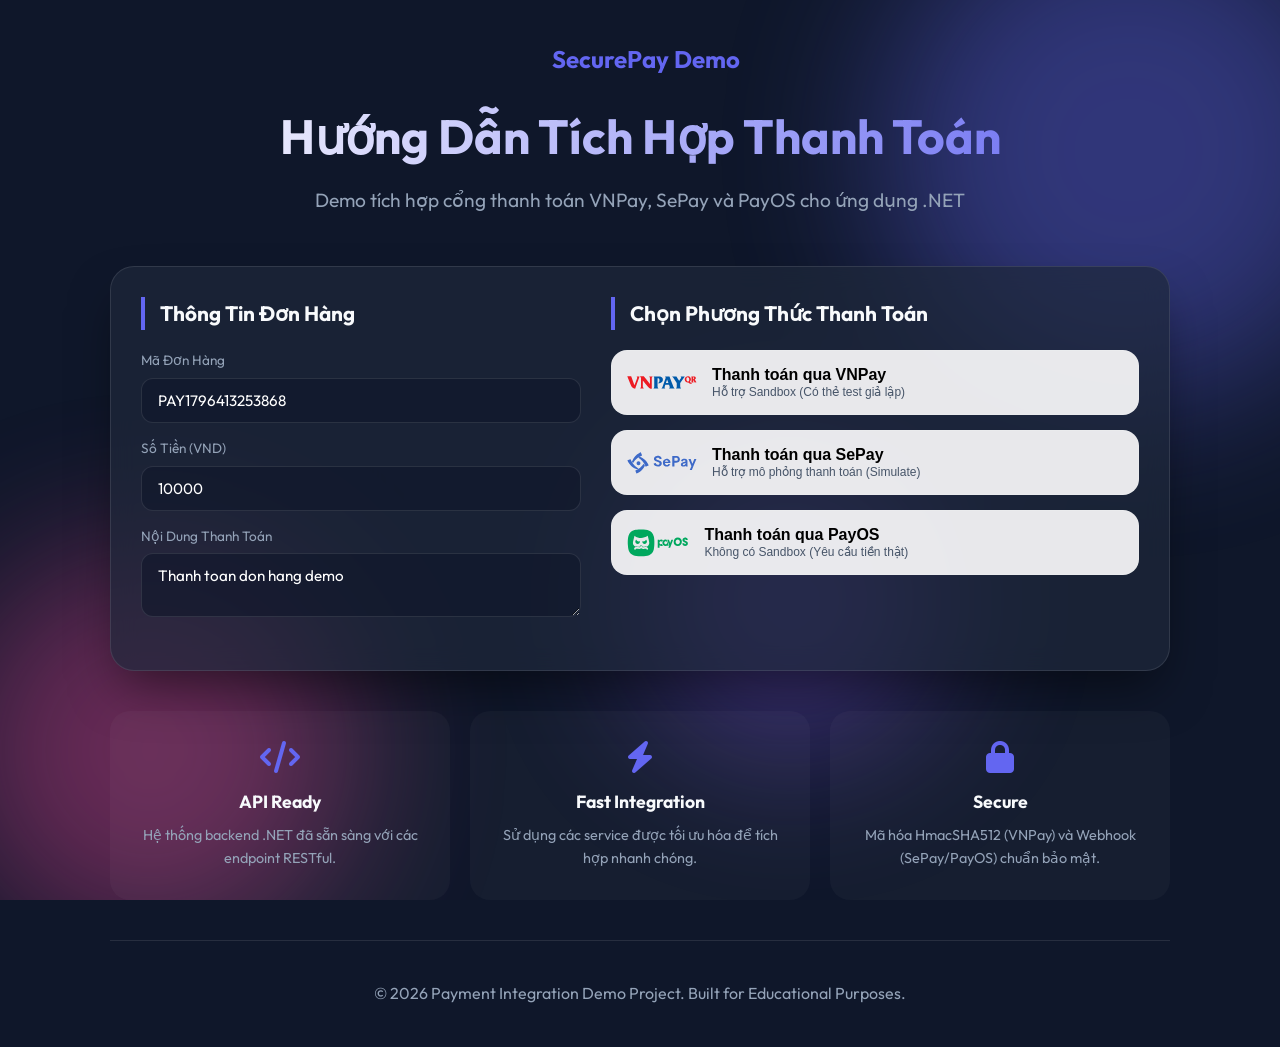
<file: wwwroot/index.html>
<!DOCTYPE html>
<html lang="en">
<head>
    <meta charset="UTF-8">
    <meta name="viewport" content="width=device-width, initial-scale=1.0">
    <title>Payment Integration Demo - VNPay, SePay & PayOS</title>
    <link rel="stylesheet" href="style.css">
    <link rel="stylesheet" href="https://cdnjs.cloudflare.com/ajax/libs/font-awesome/6.0.0/css/all.min.css">
    <link href="https://fonts.googleapis.com/css2?family=Outfit:wght@300;400;600;700&display=swap" rel="stylesheet">
</head>
<body>
    <div class="background-blobs">
        <div class="blob blob-1"></div>
        <div class="blob blob-2"></div>
        <div class="blob blob-3"></div>
    </div>

    <div class="container">
        <header>
            <div class="logo">
                <i class="fas fa-shield-halved"></i>
                <span>SecurePay Demo</span>
            </div>
            <h1>Hướng Dẫn Tích Hợp Thanh Toán</h1>
            <p>Demo tích hợp cổng thanh toán VNPay, SePay và PayOS cho ứng dụng .NET</p>
        </header>

        <main>
            <div class="payment-card">
                <div class="order-summary">
                    <h3>Thông Tin Đơn Hàng</h3>
                    <div class="form-group">
                        <label for="orderId">Mã Đơn Hàng</label>
                        <input type="text" id="orderId" readonly>
                    </div>
                    <div class="form-group">
                        <label for="amount">Số Tiền (VND)</label>
                        <input type="number" id="amount" value="10000">
                    </div>
                    <div class="form-group">
                        <label for="description">Nội Dung Thanh Toán</label>
                        <textarea id="description">Thanh toan don hang demo</textarea>
                    </div>
                </div>

                <div class="payment-methods">
                    <h3>Chọn Phương Thức Thanh Toán</h3>
                    <div class="methods-grid">
                        <div class="method-wrapper">
                            <button class="method-btn vnpay" onclick="payWithVnpay(this)">
                                <img src="assets/img/icons/vnpay.svg" alt="VNPay">
                                <div class="method-content">
                                    <span class="method-title">Thanh toán qua VNPay</span>
                                    <span class="method-note">Hỗ trợ Sandbox (Có thẻ test giả lập)</span>
                                </div>
                            </button>
                        </div>
                        <div class="method-wrapper">
                            <button class="method-btn sepay" onclick="payWithSepay(this)">
                                <img src="assets/img/icons/sepay.svg" alt="SePay">
                                <div class="method-content">
                                    <span class="method-title">Thanh toán qua SePay</span>
                                    <span class="method-note">Hỗ trợ mô phỏng thanh toán (Simulate)</span>
                                </div>
                            </button>
                        </div>
                        <div class="method-wrapper">
                            <button class="method-btn payos" onclick="payWithPayos(this)">
                                <img src="assets/img/icons/payos.svg" alt="PayOS">
                                <div class="method-content">
                                    <span class="method-title">Thanh toán qua PayOS</span>
                                    <span class="method-note">Không có Sandbox (Yêu cầu tiền thật)</span>
                                </div>
                            </button>
                        </div>
                    </div>
                </div>
            </div>

            <div class="info-section">
                <div class="info-card">
                    <i class="fas fa-code"></i>
                    <h4>API Ready</h4>
                    <p>Hệ thống backend .NET đã sẵn sàng với các endpoint RESTful.</p>
                </div>
                <div class="info-card">
                    <i class="fas fa-bolt"></i>
                    <h4>Fast Integration</h4>
                    <p>Sử dụng các service được tối ưu hóa để tích hợp nhanh chóng.</p>
                </div>
                <div class="info-card">
                    <i class="fas fa-lock"></i>
                    <h4>Secure</h4>
                    <p>Mã hóa HmacSHA512 (VNPay) và Webhook (SePay/PayOS) chuẩn bảo mật.</p>
                </div>
            </div>
        </main>

        <footer>
            <p>&copy; 2026 Payment Integration Demo Project. Built for Educational Purposes.</p>
        </footer>
    </div>

    <script>
        // Generate random order ID
        document.getElementById('orderId').value = 'PAY' + Date.now();

        function setLoading(btn, isLoading) {
            const buttons = document.querySelectorAll('.method-btn');
            buttons.forEach(b => {
                b.disabled = isLoading;
                if (isLoading) {
                    b.style.opacity = '0.5';
                    b.style.cursor = 'not-allowed';
                } else {
                    b.style.opacity = '1';
                    b.style.cursor = 'pointer';
                }
            });

            if (isLoading && btn) {
                const title = btn.querySelector('.method-title');
                btn.dataset.originalText = title.innerText;
                title.innerHTML = '<i class="fas fa-spinner fa-spin" style="margin-right: 8px;"></i> Đang xử lý...';
            } else if (!isLoading && btn && btn.dataset.originalText) {
                const title = btn.querySelector('.method-title');
                title.innerText = btn.dataset.originalText;
            }
        }

        async function payWithVnpay(btn) {
            const amount = document.getElementById('amount').value;
            const orderId = document.getElementById('orderId').value;
            const description = document.getElementById('description').value;

            setLoading(btn, true);
            try {
                const response = await fetch('/api/payment/vnpay', {
                    method: 'POST',
                    headers: { 'Content-Type': 'application/json' },
                    body: JSON.stringify({ amount: parseFloat(amount), orderId, description })
                });
                const result = await response.json();
                if (result.success && result.data) {
                    window.location.href = result.data;
                } else {
                    alert('Lỗi: ' + (result.message || 'Không thể tạo link thanh toán VNPay'));
                    setLoading(btn, false);
                }
            } catch (error) {
                console.error('Error:', error);
                alert('Có lỗi xảy ra khi gọi API VNPay');
                setLoading(btn, false);
            }
        }

        async function payWithSepay(btn) {
            const amount = document.getElementById('amount').value;
            const orderId = document.getElementById('orderId').value;
            const description = document.getElementById('description').value;

            setLoading(btn, true);
            try {
                const response = await fetch('/api/payment/sepay', {
                    method: 'POST',
                    headers: { 'Content-Type': 'application/json' },
                    body: JSON.stringify({ amount: parseFloat(amount), orderId, description })
                });
                
                const html = await response.text();
                
                // Create a temporary container to render and submit the form
                const div = document.createElement('div');
                div.innerHTML = html;
                document.body.appendChild(div);
                
                // Explicitly submit the form since scripts in innerHTML don't run
                const form = div.querySelector('form');
                if (form) {
                    form.submit();
                } else {
                    alert('Không tìm thấy form thanh toán SePay');
                    setLoading(btn, false);
                }
            } catch (error) {
                console.error('Error:', error);
                alert('Có lỗi xảy ra khi gọi API SePay');
                setLoading(btn, false);
            }
        }

        async function payWithPayos(btn) {
            const amount = document.getElementById('amount').value;
            const orderId = document.getElementById('orderId').value;
            const description = document.getElementById('description').value;

            setLoading(btn, true);
            try {
                // PayOS requires OrderCode as Number. Let's use a cleaner number.
                const orderCode = Math.floor(Date.now() / 1000);

                const response = await fetch('/api/payment/payos', {
                    method: 'POST',
                    headers: { 'Content-Type': 'application/json' },
                    body: JSON.stringify({ amount: parseFloat(amount), orderId: orderCode.toString(), description })
                });
                const result = await response.json();
                if (result.success && result.data) {
                    window.location.href = result.data;
                } else {
                    alert('Lỗi: ' + (result.message || 'Không thể tạo link thanh toán PayOS'));
                    setLoading(btn, false);
                }
            } catch (error) {
                console.error('Error:', error);
                alert('Có lỗi xảy ra khi gọi API PayOS');
                setLoading(btn, false);
            }
        }
    </script>
</body>
</html>
</file>
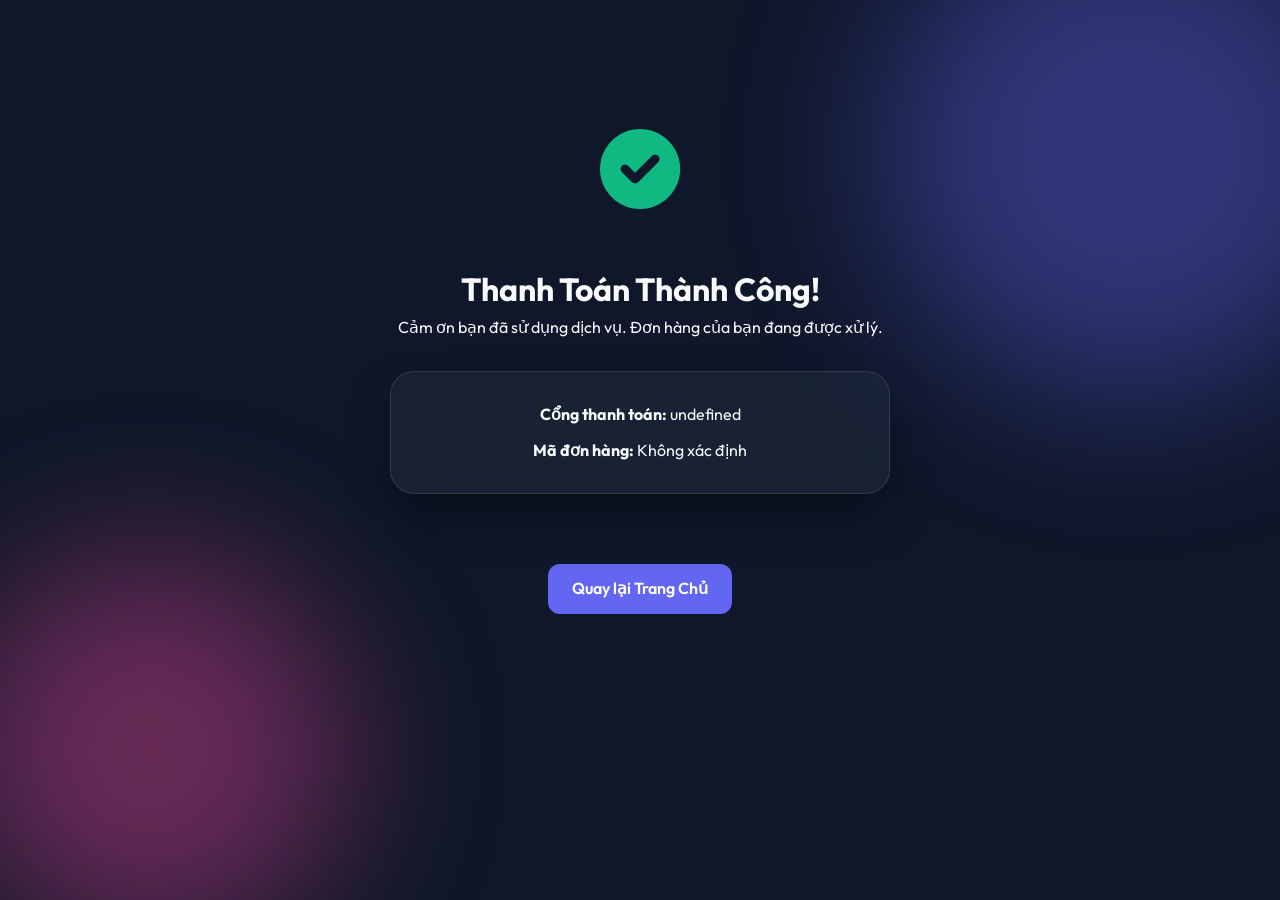
<file: wwwroot/success.html>
<!DOCTYPE html>
<html lang="en">
<head>
    <meta charset="UTF-8">
    <meta name="viewport" content="width=device-width, initial-scale=1.0">
    <title>Thanh Toán Thành Công - Payment Demo</title>
    <link rel="stylesheet" href="style.css">
    <link rel="stylesheet" href="https://cdnjs.cloudflare.com/ajax/libs/font-awesome/6.0.0/css/all.min.css">
    <link href="https://fonts.googleapis.com/css2?family=Outfit:wght@300;400;600;700&display=swap" rel="stylesheet">
</head>
<body>
    <div class="background-blobs">
        <div class="blob blob-1"></div>
        <div class="blob blob-2"></div>
    </div>

    <div class="container status-container">
        <div class="status-icon success-icon">
            <i class="fas fa-check-circle"></i>
        </div>
        <h1>Thanh Toán Thành Công!</h1>
        <p>Cảm ơn bạn đã sử dụng dịch vụ. Đơn hàng của bạn đang được xử lý.</p>
        
        <div class="payment-card" style="display: block; width: 100%; max-width: 500px; margin-top: 30px;">
            <div id="details">
                <p>Đang tải thông tin...</p>
            </div>
        </div>

        <a href="/" class="back-home">Quay lại Trang Chủ</a>
    </div>

    <script>
        const urlParams = new URLSearchParams(window.location.search);
        const gateway = urlParams.get('gateway');
        const orderId = urlParams.get('orderId') || urlParams.get('orderCode') || 'Không xác định';

        document.getElementById('details').innerHTML = `
            <p style="margin-bottom: 10px;"><strong>Cổng thanh toán:</strong> ${gateway?.toUpperCase()}</p>
            <p><strong>Mã đơn hàng:</strong> ${orderId}</p>
        `;
    </script>
</body>
</html>
</file>
<file: wwwroot/style.css>
:root {
    --primary: #6366f1;
    --primary-dark: #4f46e5;
    --secondary: #ec4899;
    --accent: #8b5cf6;
    --bg-dark: #0f172a;
    --card-bg: rgba(30, 41, 59, 0.7);
    --text-main: #f8fafc;
    --text-muted: #94a3b8;
    --success: #10b981;
    --error: #ef4444;
}

* {
    margin: 0;
    padding: 0;
    box-sizing: border-box;
}

body {
    font-family: 'Outfit', sans-serif;
    background-color: var(--bg-dark);
    color: var(--text-main);
    line-height: 1.6;
    overflow-x: hidden;
    min-height: 100vh;
}

/* Background Animations */
.background-blobs {
    position: fixed;
    top: 0;
    left: 0;
    width: 100%;
    height: 100%;
    z-index: -1;
    overflow: hidden;
}

.blob {
    position: absolute;
    border-radius: 50%;
    filter: blur(80px);
    opacity: 0.4;
    animation: move 20s infinite alternate;
}

.blob-1 {
    width: 500px;
    height: 500px;
    background: var(--primary);
    top: -100px;
    right: -100px;
}

.blob-2 {
    width: 400px;
    height: 400px;
    background: var(--secondary);
    bottom: -50px;
    left: -50px;
    animation-delay: -5s;
}

.blob-3 {
    width: 300px;
    height: 300px;
    background: var(--accent);
    top: 50%;
    left: 50%;
    animation-delay: -10s;
}

@keyframes move {
    from { transform: translate(0, 0) scale(1); }
    to { transform: translate(100px, 50px) scale(1.1); }
}

.container {
    max-width: 1100px;
    margin: 0 auto;
    padding: 40px 20px;
}

header {
    text-align: center;
    margin-bottom: 50px;
}

.logo {
    display: flex;
    align-items: center;
    justify-content: center;
    gap: 12px;
    font-size: 1.5rem;
    font-weight: 700;
    margin-bottom: 20px;
    color: var(--primary);
}

header h1 {
    font-size: 3rem;
    font-weight: 700;
    background: linear-gradient(to right, #fff, var(--primary));
    -webkit-background-clip: text;
    -webkit-text-fill-color: transparent;
    margin-bottom: 10px;
}

header p {
    color: var(--text-muted);
    font-size: 1.2rem;
}

.payment-card {
    background: var(--card-bg);
    backdrop-filter: blur(12px);
    border: 1px solid rgba(255, 255, 255, 0.1);
    border-radius: 24px;
    padding: 30px;
    display: grid;
    grid-template-columns: 1fr 1.2fr;
    gap: 30px;
    box-shadow: 0 25px 50px -12px rgba(0, 0, 0, 0.5);
    margin-bottom: 40px;
    align-items: start;
}

@media (max-width: 900px) {
    .payment-card {
        grid-template-columns: 1fr;
        padding: 20px;
    }
}

h3 {
    font-size: 1.3rem;
    margin-bottom: 20px;
    color: var(--text-main);
    border-left: 4px solid var(--primary);
    padding-left: 15px;
}

.form-group {
    margin-bottom: 15px;
}

label {
    display: block;
    margin-bottom: 6px;
    color: var(--text-muted);
    font-size: 0.85rem;
}

input, textarea {
    width: 100%;
    padding: 12px 16px;
    background: rgba(15, 23, 42, 0.6);
    border: 1px solid rgba(255, 255, 255, 0.1);
    border-radius: 12px;
    color: #fff;
    font-family: inherit;
    font-size: 0.95rem;
    transition: all 0.3s;
}

input:focus, textarea:focus {
    outline: none;
    border-color: var(--primary);
    background: rgba(15, 23, 42, 0.8);
    box-shadow: 0 0 0 4px rgba(99, 102, 241, 0.2);
}

.methods-grid {
    display: flex;
    flex-direction: column;
    gap: 15px;
}

.method-btn {
    display: flex;
    align-items: center;
    justify-content: flex-start;
    gap: 15px;
    padding: 15px;
    border-radius: 16px;
    border: 1px solid rgba(255, 255, 255, 0.1);
    cursor: pointer;
    transition: all 0.3s cubic-bezier(0.4, 0, 0.2, 1);
    background: rgba(255, 255, 255, 0.9);
    color: #000;
    width: 100%;
    text-align: left;
    position: relative;
    overflow: hidden;
}

.method-btn:hover {
    transform: translateX(5px);
    background: #fff;
    box-shadow: 0 10px 25px rgba(0, 0, 0, 0.2);
}

.method-btn img {
    width: 70px;
    height: 24px;
    object-fit: contain;
    flex-shrink: 0;
}

.method-btn.payos img {
    width: auto;
    height: 28px;
    max-width: 80px;
}

.method-content {
    display: flex;
    flex-direction: column;
    gap: 1px;
    min-width: 0;
    flex: 1;
}

.method-title {
    font-weight: 700;
    font-size: 1rem;
    display: block;
}

.method-note {
    font-size: 0.75rem;
    color: #475569;
    font-weight: 400;
    display: block;
    white-space: nowrap;
    overflow: hidden;
    text-overflow: ellipsis;
}

.method-wrapper {
    display: flex;
    flex-direction: column;
}

.info-section {
    display: grid;
    grid-template-columns: repeat(3, 1fr);
    gap: 20px;
    margin-bottom: 40px;
}

@media (max-width: 768px) {
    .info-section {
        grid-template-columns: 1fr;
    }
}

.info-card {
    background: rgba(255, 255, 255, 0.03);
    padding: 30px;
    border-radius: 20px;
    text-align: center;
    transition: background 0.3s;
}

.info-card:hover {
    background: rgba(255, 255, 255, 0.06);
}

.info-card i {
    font-size: 2rem;
    color: var(--primary);
    margin-bottom: 15px;
}

.info-card h4 {
    margin-bottom: 8px;
    font-size: 1.1rem;
}

.info-card p {
    color: var(--text-muted);
    font-size: 0.9rem;
}

footer {
    text-align: center;
    color: var(--text-muted);
    padding-top: 40px;
    border-top: 1px solid rgba(255, 255, 255, 0.1);
}

/* Status Pages Styles */
.status-container {
    height: 80vh;
    display: flex;
    flex-direction: column;
    align-items: center;
    justify-content: center;
    text-align: center;
}

.status-icon {
    font-size: 5rem;
    margin-bottom: 30px;
}

.success-icon { color: var(--success); }
.error-icon { color: var(--error); }

.back-home {
    margin-top: 30px;
    display: inline-block;
    padding: 12px 24px;
    background: var(--primary);
    color: #fff;
    text-decoration: none;
    border-radius: 12px;
    font-weight: 600;
    transition: opacity 0.3s;
}

.back-home:hover {
    opacity: 0.9;
}
</file>
